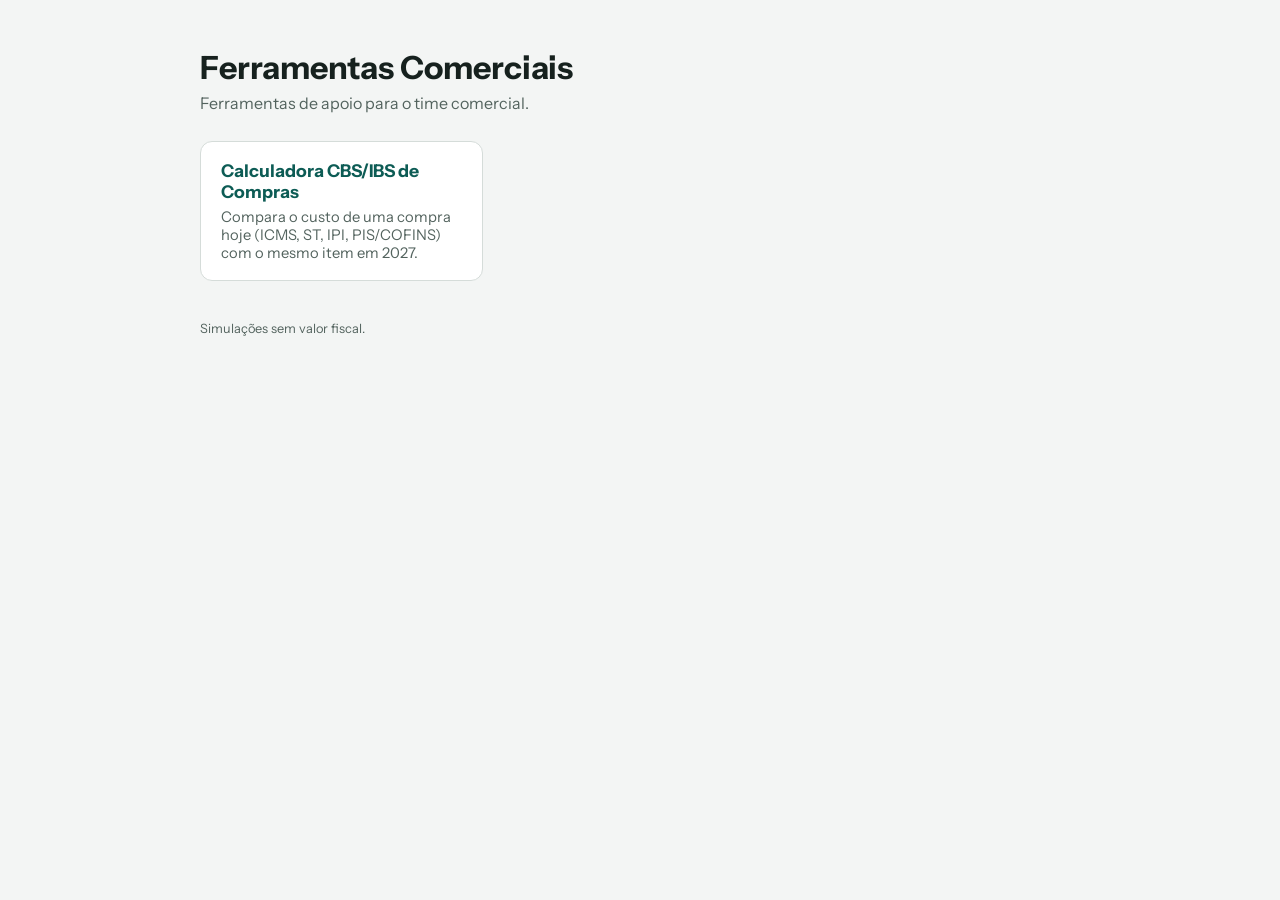
<file: publico/index.html>
<!doctype html>
<html lang="pt-BR">
<head>
<meta charset="utf-8">
<meta name="viewport" content="width=device-width, initial-scale=1">
<title>Ferramentas Comerciais</title>
<link rel="stylesheet" href="https://fonts.googleapis.com/css2?family=Instrument+Sans:wght@400;600;700&display=swap">
<style>
:root{--bg:#f3f5f4;--surface:#fff;--line:#d5dcd9;--ink:#16211e;--muted:#53635e;--accent:#0d5c55}
@media (prefers-color-scheme:dark){:root{--bg:#101615;--surface:#18201e;--line:#2c3835;--ink:#e4ebe8;--muted:#9db0aa;--accent:#5fc2b5;color-scheme:dark}}
body{margin:0;background:var(--bg);color:var(--ink);font-family:"Instrument Sans",system-ui,sans-serif}
.wrap{max-width:880px;margin:0 auto;padding:48px 20px}
h1{font-size:2rem;margin:0 0 6px}
p.lede{color:var(--muted);margin:0 0 28px}
.grid{display:grid;grid-template-columns:repeat(auto-fill,minmax(260px,1fr));gap:16px}
a.card{display:block;background:var(--surface);border:1px solid var(--line);border-radius:12px;padding:18px 20px;color:inherit;text-decoration:none}
a.card:hover,a.card:focus-visible{border-color:var(--accent);outline:none}
a.card h2{font-size:1.1rem;margin:0 0 6px;color:var(--accent)}
a.card p{margin:0;color:var(--muted);font-size:.92rem}
footer{margin-top:40px;color:var(--muted);font-size:.8rem}
</style>
</head>
<body>
<div class="wrap">
<h1>Ferramentas Comerciais</h1>
<p class="lede">Ferramentas de apoio para o time comercial.</p>
<div class="grid">
<a class="card" href="calculadora-cbs-ibs/"><h2>Calculadora CBS/IBS de Compras</h2><p>Compara o custo de uma compra hoje (ICMS, ST, IPI, PIS/COFINS) com o mesmo item em 2027.</p></a>
</div>
<footer>Simulações sem valor fiscal.</footer>
</div>
</body>
</html>
</file>
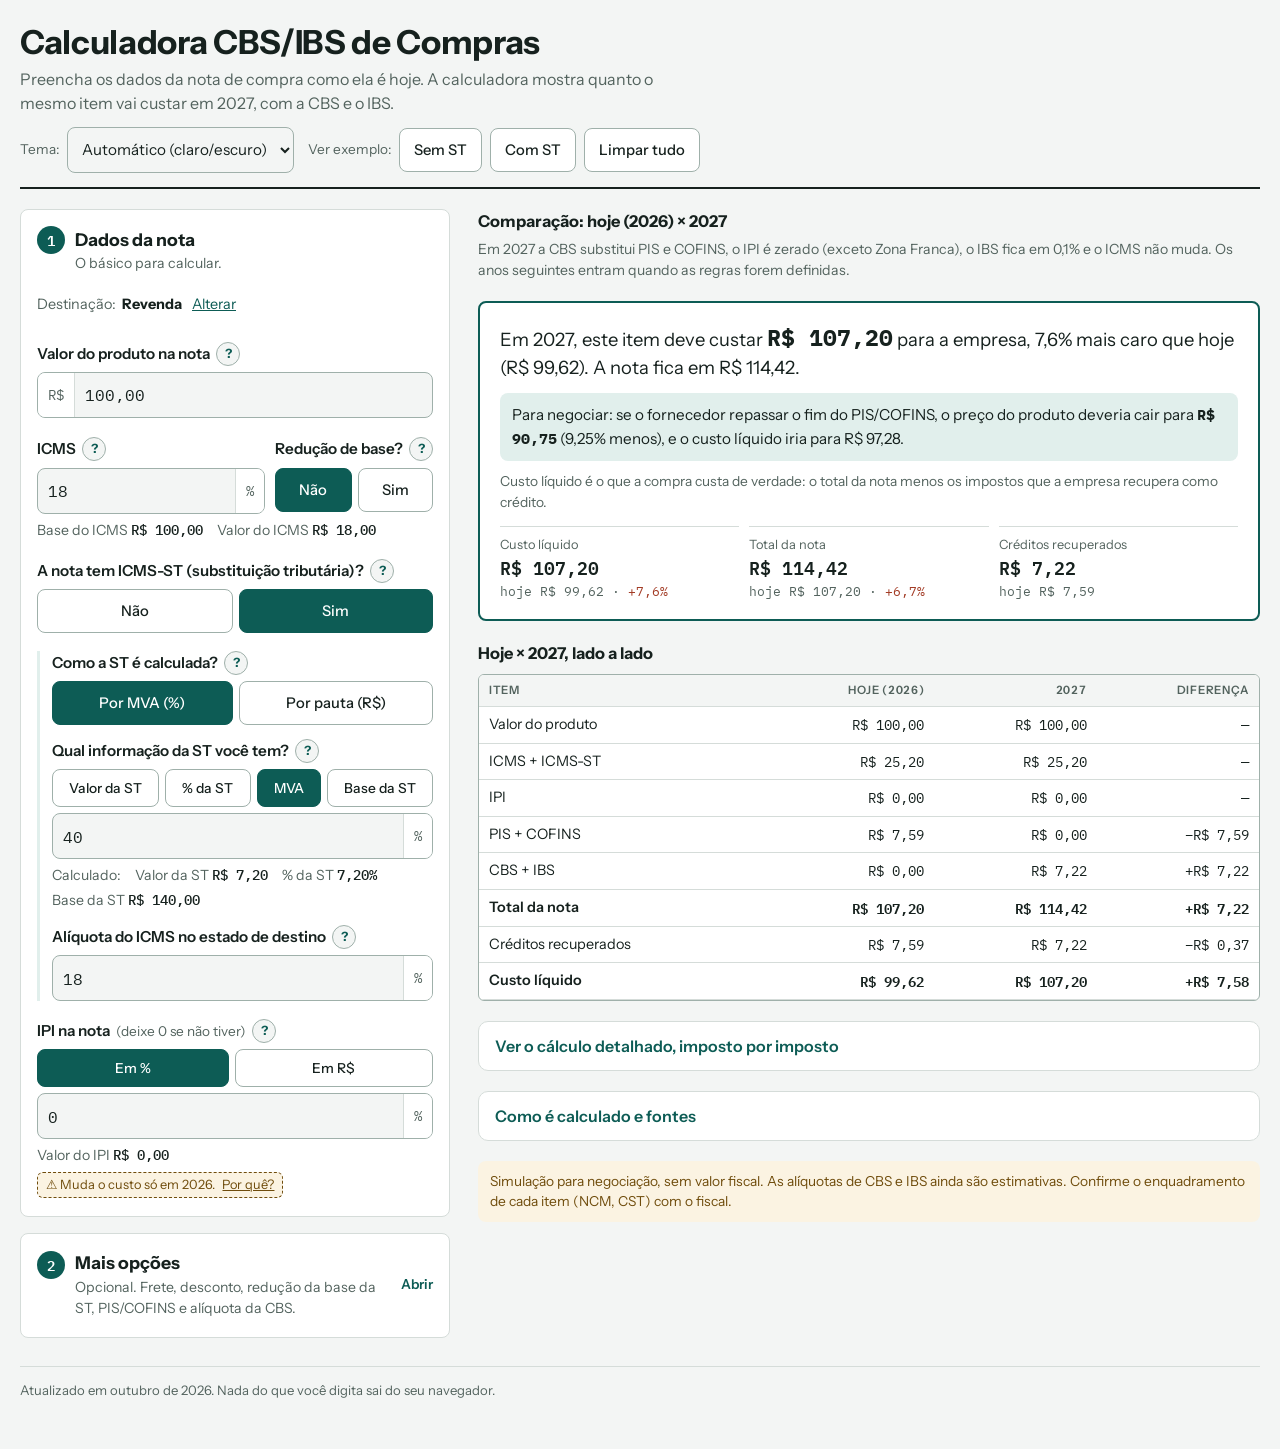
<file: publico/calculadora-cbs-ibs/index.html>
<!doctype html>
<html lang="pt-BR">
<head>
<meta charset="utf-8">
<meta name="viewport" content="width=device-width, initial-scale=1, viewport-fit=cover">
<style>:root{color-scheme:light}body{margin:0}img{max-width:100%}[hidden]{display:none!important}</style>
</head>
<body>
<title>Calculadora CBS/IBS de Compras</title>
<link rel="preconnect" href="https://fonts.googleapis.com">
<link rel="stylesheet" href="https://fonts.googleapis.com/css2?family=Instrument+Sans:wght@400;500;600;700&family=IBM+Plex+Mono:wght@400;500;600&family=Courier+Prime:wght@400;700&family=Source+Sans+3:wght@400;600;700&family=Source+Code+Pro:wght@400;600&family=Atkinson+Hyperlegible:wght@400;700&family=Atkinson+Hyperlegible+Mono:wght@400;600&family=Figtree:wght@400;600;700&family=JetBrains+Mono:wght@400;600&family=Bricolage+Grotesque:wght@400;600;700&family=DM+Mono:wght@400;500&family=Manrope:wght@400;600;700&family=Sora:wght@400;600;700&family=Work+Sans:wght@400;600;700&display=swap">
<style>
/* Layout: passo 1 (essencial) e passo 2 (recolhido) à esquerda; resposta em frase + números à direita; barra fixa de custo no celular */
:root{
  --bg:#f3f5f4; --surface:#ffffff; --line:#d5dcd9; --line-strong:#9fb0aa;
  --ink:#16211e; --muted:#53635e; --accent:#0d5c55; --accent-soft:#e1efec; --on-accent:#ffffff;
  --up:#a23b25; --down:#1d6b3a; --warn-bg:#fbf3e2; --warn-ink:#6f4c0c;
  --r:8px; --f-ui:"Instrument Sans",system-ui,-apple-system,"Segoe UI",sans-serif;
  --f-num:"IBM Plex Mono",ui-monospace,"SFMono-Regular",Menlo,monospace;
}
@media (prefers-color-scheme: dark){:root:not([data-theme="light"]){
  --bg:#101615; --surface:#18201e; --line:#2c3835; --line-strong:#4b5d58;
  --ink:#e4ebe8; --muted:#9db0aa; --accent:#5fc2b5; --accent-soft:#1d3532; --on-accent:#0b1413;
  --up:#ef8a72; --down:#79cf95; --warn-bg:#2d2616; --warn-ink:#e6c27a; color-scheme:dark}}
:root[data-theme="dark"]{
  --bg:#101615; --surface:#18201e; --line:#2c3835; --line-strong:#4b5d58;
  --ink:#e4ebe8; --muted:#9db0aa; --accent:#5fc2b5; --accent-soft:#1d3532; --on-accent:#0b1413;
  --up:#ef8a72; --down:#79cf95; --warn-bg:#2d2616; --warn-ink:#e6c27a; color-scheme:dark}
/* Temas escolhidos pelo usuário (seletor "Tema") */
html:root[data-tema="claro"]{--bg:#f3f5f4;--surface:#ffffff;--line:#d5dcd9;--line-strong:#9fb0aa;--ink:#16211e;--muted:#53635e;--accent:#0d5c55;--accent-soft:#e1efec;--on-accent:#ffffff;--up:#a23b25;--down:#1d6b3a;--warn-bg:#fbf3e2;--warn-ink:#6f4c0c;--r:8px;--f-ui:'Instrument Sans',system-ui,sans-serif;--f-num:'IBM Plex Mono',ui-monospace,monospace;color-scheme:light}
html:root[data-tema="escuro"]{--bg:#101615;--surface:#18201e;--line:#2c3835;--line-strong:#4b5d58;--ink:#e4ebe8;--muted:#9db0aa;--accent:#5fc2b5;--accent-soft:#1d3532;--on-accent:#0b1413;--up:#ef8a72;--down:#79cf95;--warn-bg:#2d2616;--warn-ink:#e6c27a;--r:8px;--f-ui:'Instrument Sans',system-ui,sans-serif;--f-num:'IBM Plex Mono',ui-monospace,monospace;color-scheme:dark}
html:root[data-tema="retro"]{--bg:#e6eedf;--surface:#f7f9f1;--line:#b9c9ad;--line-strong:#8fa883;--ink:#2b2b26;--muted:#5a6152;--accent:#2f6b3a;--accent-soft:#d6e5cc;--on-accent:#f7f9f1;--up:#9b2f1f;--down:#2f6b3a;--warn-bg:#f1e7c9;--warn-ink:#6a4d0b;--r:2px;--f-ui:'Courier Prime',system-ui,sans-serif;--f-num:'Courier Prime',ui-monospace,monospace;color-scheme:light}
html:root[data-tema="planilha"]{--bg:#f3f3f3;--surface:#ffffff;--line:#d4d4d4;--line-strong:#a6a6a6;--ink:#1f1f1f;--muted:#5c5c5c;--accent:#1e6b42;--accent-soft:#e3f1e8;--on-accent:#ffffff;--up:#b3261e;--down:#1e6b42;--warn-bg:#fff4ce;--warn-ink:#6b4e00;--r:2px;--f-ui:'Source Sans 3',system-ui,sans-serif;--f-num:'Source Code Pro',ui-monospace,monospace;color-scheme:light}
html:root[data-tema="contraste"]{--bg:#000000;--surface:#0d0d0d;--line:#8a8a8a;--line-strong:#ffffff;--ink:#ffffff;--muted:#e0e0e0;--accent:#ffd600;--accent-soft:#2a2400;--on-accent:#000000;--up:#ff9e94;--down:#7dff8f;--warn-bg:#ffd600;--warn-ink:#000000;--r:6px;--f-ui:'Atkinson Hyperlegible',system-ui,sans-serif;--f-num:'Atkinson Hyperlegible Mono',ui-monospace,monospace;color-scheme:dark}
html:root[data-tema="litoral"]{--bg:#eef4f7;--surface:#ffffff;--line:#cfdde5;--line-strong:#8eaabb;--ink:#0f2633;--muted:#4a6170;--accent:#0b5f86;--accent-soft:#dcebf3;--on-accent:#ffffff;--up:#b23a2b;--down:#1b6e4b;--warn-bg:#fdf0d8;--warn-ink:#6e4a08;--r:12px;--f-ui:'Figtree',system-ui,sans-serif;--f-num:'JetBrains Mono',ui-monospace,monospace;color-scheme:light}
html:root[data-tema="cafe"]{--bg:#1d1612;--surface:#271e18;--line:#3e3128;--line-strong:#6b5646;--ink:#f1e6dc;--muted:#bba696;--accent:#e0a35a;--accent-soft:#3a2a1b;--on-accent:#1d1612;--up:#f39a86;--down:#a4d892;--warn-bg:#3a2c14;--warn-ink:#f0cf86;--r:10px;--f-ui:'Bricolage Grotesque',system-ui,sans-serif;--f-num:'DM Mono',ui-monospace,monospace;color-scheme:dark}
html:root[data-tema="lavanda"]{--bg:#f5f3fa;--surface:#ffffff;--line:#ddd7ea;--line-strong:#a59cbd;--ink:#221d33;--muted:#5c5670;--accent:#5b3fa8;--accent-soft:#ece6f8;--on-accent:#ffffff;--up:#a8323a;--down:#2a6b4c;--warn-bg:#fbf0dc;--warn-ink:#6c4a0c;--r:14px;--f-ui:'Manrope',system-ui,sans-serif;--f-num:'IBM Plex Mono',ui-monospace,monospace;color-scheme:light}
html:root[data-tema="meianoite"]{--bg:#0b1020;--surface:#121a30;--line:#26314f;--line-strong:#475478;--ink:#e6ebf7;--muted:#a3aecb;--accent:#5cc8f0;--accent-soft:#13314a;--on-accent:#07101c;--up:#ff9b9b;--down:#7fe0a6;--warn-bg:#2c2614;--warn-ink:#f1d17e;--r:10px;--f-ui:'Sora',system-ui,sans-serif;--f-num:'IBM Plex Mono',ui-monospace,monospace;color-scheme:dark}
html:root[data-tema="cerrado"]{--bg:#f2eee8;--surface:#ffffff;--line:#ddd3c4;--line-strong:#ad9c86;--ink:#2a2118;--muted:#66584a;--accent:#9a4a12;--accent-soft:#f4e3d4;--on-accent:#ffffff;--up:#a8291c;--down:#3d6b2a;--warn-bg:#f7ebcf;--warn-ink:#6a4a0a;--r:6px;--f-ui:'Work Sans',system-ui,sans-serif;--f-num:'JetBrains Mono',ui-monospace,monospace;color-scheme:light}
html:root[data-tema="retro"] body{background-image:repeating-linear-gradient(var(--bg) 0 28px,#dbe7d0 28px 56px)}


*{box-sizing:border-box}
[hidden]{display:none!important}
body{background:var(--bg);color:var(--ink);font-family:var(--f-ui);font-size:16px;line-height:1.5}
.wrap{max-width:1280px;margin:0 auto;padding-inline:20px;padding-block:24px 48px}
@media (max-width:900px){.wrap{padding-inline:16px;padding-bottom:110px}}
button{font:inherit;cursor:pointer;color:inherit}
:focus-visible{outline:3px solid var(--accent);outline-offset:2px}

header.top{display:flex;flex-wrap:wrap;align-items:flex-end;justify-content:space-between;gap:12px 24px;border-bottom:2px solid var(--ink);padding-bottom:14px;margin-bottom:20px}
h1{font-size:clamp(1.55rem,2.6vw,2.1rem);line-height:1.1;margin:0;letter-spacing:-.01em;text-wrap:balance}
.lede{margin:6px 0 0;color:var(--muted);max-width:60ch}
.presets{display:flex;gap:8px;flex-wrap:wrap;align-items:center}
.presets .lbl{font-size:.85rem;color:var(--muted)}
.btn{border:1px solid var(--line-strong);background:var(--surface);border-radius:var(--r);padding:9px 14px;font-size:.92rem;font-weight:500;min-height:44px}
.btn:hover{border-color:var(--accent);color:var(--accent)}

.grid{display:grid;grid-template-columns:minmax(0,430px) minmax(0,1fr);gap:28px;align-items:start}
@media (max-width:900px){.grid{grid-template-columns:minmax(0,1fr)}}
.inputs{display:flex;flex-direction:column;gap:16px;min-width:0}

.step{background:var(--surface);border:1px solid var(--line);border-radius:var(--r);padding:16px 16px 18px;display:flex;flex-direction:column;gap:18px;min-width:0}
.step-h{display:flex;align-items:baseline;gap:10px}
.step-n{font-family:var(--f-num);font-weight:600;color:var(--on-accent);background:var(--accent);border-radius:50%;width:28px;height:28px;display:inline-grid;place-items:center;font-size:.9rem;flex:none}
.step-h h2{font-size:1.1rem;margin:0}
.step-h p{margin:0;color:var(--muted);font-size:.88rem}

details.step>summary{list-style:none;cursor:pointer;display:flex;align-items:flex-start;gap:10px;min-height:44px}
details.step>summary .step-n{margin-top:1px}
details.step>summary .chev{align-self:center}
details.step>summary::-webkit-details-marker{display:none}
details.step>summary .chev{margin-left:auto;font-size:.85rem;color:var(--accent);font-weight:600;white-space:nowrap}
details.step[open]>summary .chev .a{display:none}
details.step:not([open])>summary .chev .f{display:none}
details.step:not([open]){gap:0}

.f{display:flex;flex-direction:column;gap:6px;min-width:0}
.q{font-size:.95rem;font-weight:600;display:flex;align-items:center;gap:6px;flex-wrap:wrap}
.q .opt{font-weight:400;color:var(--muted);font-size:.85rem}
.info{border:1px solid var(--line-strong);background:var(--bg);border-radius:50%;width:24px;height:24px;font-size:.78rem;font-weight:700;line-height:1;display:inline-grid;place-items:center;color:var(--accent);position:relative}
.info::after{content:"";position:absolute;inset:-10px}
.help{font-size:.86rem;color:var(--ink);background:var(--accent-soft);border-radius:var(--r);padding:8px 10px;margin:0}
.row2{display:grid;grid-template-columns:repeat(2,minmax(0,1fr));gap:12px}
.row3{display:grid;grid-template-columns:repeat(3,minmax(0,1fr));gap:10px}
@media (max-width:420px){.row3{grid-template-columns:repeat(2,minmax(0,1fr))}}

.inp{display:flex;align-items:stretch;border:1.5px solid var(--line-strong);border-radius:var(--r);background:var(--bg);overflow:hidden;min-height:46px}
.inp:focus-within{border-color:var(--accent);box-shadow:0 0 0 3px var(--accent-soft)}
.inp .af{display:grid;place-items:center;padding:0 10px;color:var(--muted);font-family:var(--f-num);font-size:.9rem;background:var(--surface);flex:none}
.inp .af.pre{border-right:1px solid var(--line)} .inp .af.suf{border-left:1px solid var(--line)}
.inp input{flex:1;min-width:0;border:0;background:transparent;color:var(--ink);font-family:var(--f-num);font-size:1.02rem;padding:0 10px;font-variant-numeric:tabular-nums}
.inp input:focus{outline:none}
.inp input::placeholder{color:var(--muted);opacity:.6}
select{width:100%;min-height:46px;font:inherit;font-size:.95rem;padding:0 10px;border:1.5px solid var(--line-strong);border-radius:var(--r);background:var(--bg);color:var(--ink)}

.seg{display:flex;flex-wrap:wrap;gap:6px}
.seg button{border:1.5px solid var(--line-strong);background:var(--surface);border-radius:var(--r);padding:8px 12px;min-height:44px;font-size:.92rem;font-weight:500;flex:1 1 auto;text-align:center}
.seg button[aria-pressed="true"]{background:var(--accent);border-color:var(--accent);color:var(--on-accent)}
.seg.small button{min-height:38px;padding:6px 10px;font-size:.86rem}

.destline{font-size:.9rem;color:var(--muted);display:flex;align-items:center;gap:6px;flex-wrap:wrap;margin-top:-6px}
.destline b{color:var(--ink)}
.linkbtn{border:0;background:none;color:var(--accent);text-decoration:underline;font-size:.9rem;padding:8px 4px;min-height:36px}
.icmsrow{display:grid;grid-template-columns:minmax(0,1fr) auto;gap:10px;align-items:start}
.icmsrow #icmsRedBox{grid-column:1/-1}
.icmsrow .seg button{min-width:58px}
.icmsrow select{min-height:46px;font-size:.88rem}
.icmsrow .q{white-space:nowrap;flex-wrap:nowrap;min-height:26px}
@media (max-width:440px){.icmsrow{grid-template-columns:minmax(0,1fr) auto}.icmsrow #icmsRedBox{grid-column:1/-1}}
.calc .efetivo{color:var(--ink);background:var(--accent-soft);border-radius:4px;padding:0 6px}
.calc .efetivo b{color:var(--accent)}

.row2 .q,.row3 .q{white-space:nowrap}
button.aviso{display:inline-block;width:auto}
.aviso .more{margin-left:4px}
.calc .kv{white-space:nowrap}
#tl{min-width:0}
@media (max-width:560px){#tl th,#tl td{padding:7px 6px;font-size:.82rem}#tl th{font-size:.66rem}}
.calc{font-size:.88rem;color:var(--muted);display:flex;flex-wrap:wrap;gap:4px 14px;margin:0}
.calc b{color:var(--ink);font-family:var(--f-num);font-weight:500}
.sub{display:flex;flex-direction:column;gap:14px;border-left:3px solid var(--accent-soft);padding-left:12px}

.check{display:flex;gap:10px;align-items:flex-start;font-size:.92rem;min-height:44px;padding-top:4px;cursor:pointer}
.check input{width:20px;height:20px;margin:1px 0 0;accent-color:var(--accent);flex:none}

.aviso{align-self:flex-start;display:inline-flex;gap:6px;align-items:baseline;text-align:left;font-size:.8rem;line-height:1.4;color:var(--warn-ink);background:var(--warn-bg);border:1px dashed currentColor;border-radius:6px;padding:3px 8px}
.aviso .why{display:none}
.aviso[aria-expanded="true"] .why{display:inline}
.aviso .more{text-decoration:underline;white-space:nowrap}
.aviso[aria-expanded="true"] .more{display:none}

.results{display:flex;flex-direction:column;gap:20px;min-width:0}
@media (min-width:901px){.results{position:sticky;top:calc(env(safe-area-inset-top,0px) + 12px)}}
.years{display:flex;flex-wrap:wrap;gap:6px}
.years button{border:1.5px solid var(--line-strong);background:var(--surface);padding:6px 12px;border-radius:999px;font-family:var(--f-num);font-size:.92rem;min-height:40px}
.years button[aria-pressed="true"]{background:var(--ink);color:var(--bg);border-color:var(--ink)}
.phase{font-size:.88rem;color:var(--muted);margin:6px 0 0}

.answer{background:var(--surface);border:2px solid var(--accent);border-radius:var(--r);padding:18px 20px}
.answer .lead{font-size:1.15rem;line-height:1.45;margin:0;text-wrap:pretty}
.answer .lead b{font-family:var(--f-num);font-size:1.25em;white-space:nowrap}
.answer .negocia{margin:12px 0 0;font-size:.95rem;background:var(--accent-soft);border-radius:var(--r);padding:10px 12px}
.answer .negocia b{font-family:var(--f-num)}
.answer .exp{font-size:.86rem;color:var(--muted);margin:10px 0 0}
.kpis{display:grid;grid-template-columns:repeat(3,minmax(0,1fr));gap:10px;margin-top:14px}
@media (max-width:560px){.kpis{grid-template-columns:minmax(0,1fr)}}
.kpi{border-top:1px solid var(--line);padding-top:8px}
.kpi .l{font-size:.8rem;color:var(--muted)}
.kpi .v{font-family:var(--f-num);font-size:1.15rem;font-weight:600;font-variant-numeric:tabular-nums}
.kpi .s{font-size:.8rem;color:var(--muted);font-family:var(--f-num)}
.up{color:var(--up)} .down{color:var(--down)}

h3.sec{font-size:1.02rem;margin:0 0 8px}
.danfe{background:var(--surface);border:1px solid var(--line-strong);border-radius:6px;overflow-x:auto}
.danfe table{border-collapse:collapse;width:100%;min-width:520px}
.danfe th,.danfe td{border-bottom:1px solid var(--line);padding:7px 10px;text-align:right;font-variant-numeric:tabular-nums;white-space:nowrap}
.danfe th:first-child,.danfe td:first-child{text-align:left;white-space:normal}
.danfe thead th{font-size:.72rem;letter-spacing:.06em;text-transform:uppercase;color:var(--muted);font-weight:600;background:var(--bg)}
.danfe td{font-family:var(--f-num);font-size:.9rem}
.danfe td:first-child{font-family:var(--f-ui);font-size:.9rem}
.danfe tr.grp td{background:var(--bg);font-family:var(--f-ui);font-size:.72rem;letter-spacing:.07em;text-transform:uppercase;color:var(--accent);font-weight:700}
.danfe tr.tot td{font-weight:600;border-top:1.5px solid var(--ink)}
.danfe tr.zero td{color:var(--muted);opacity:.65}
.danfe td small{color:var(--muted);font-size:.76rem}
.danfe tr.sel td{background:var(--accent-soft)}
.cred{font-family:var(--f-ui);font-size:.7rem;color:var(--warn-ink);background:var(--warn-bg);border-radius:4px;padding:1px 5px;margin-left:4px}

details.more-box{background:var(--surface);border:1px solid var(--line);border-radius:10px;padding:0 16px}
details.more-box>summary{cursor:pointer;min-height:48px;display:flex;align-items:center;font-weight:600;color:var(--accent)}
details.more-box[open]{padding-bottom:16px}
.method{display:grid;grid-template-columns:repeat(2,minmax(0,1fr));gap:12px}
@media (max-width:760px){.method{grid-template-columns:minmax(0,1fr)}}
.card{border:1px solid var(--line);border-radius:var(--r);padding:12px 14px;min-width:0}
.card h4{font-size:.95rem;margin:0 0 6px}
.card p,.card li{font-size:.86rem;margin:0 0 6px}
.card ul{padding-left:18px;margin:0}
code.fx{display:block;font-family:var(--f-num);font-size:.78rem;background:var(--bg);border:1px solid var(--line);border-radius:4px;padding:6px 8px;margin:4px 0 6px;white-space:pre-wrap;overflow-wrap:anywhere}
.note{background:var(--warn-bg);color:var(--warn-ink);border-radius:var(--r);padding:10px 12px;font-size:.86rem;margin:0}
.sources{font-size:.85rem}.sources a{color:var(--accent)}

.bar{display:none}
@media (max-width:900px){
  .bar{display:flex;position:fixed;left:0;right:0;bottom:0;z-index:5;background:var(--ink);color:var(--bg);
    padding:10px 16px calc(10px + env(safe-area-inset-bottom,0px));gap:12px;align-items:center;justify-content:space-between;border:0;width:100%;text-align:left}
  .bar .t{font-size:.78rem;opacity:.8}
  .bar .v{font-family:var(--f-num);font-size:1.2rem;font-weight:600}
  .bar .go{font-size:.85rem;text-decoration:underline;white-space:nowrap}
}
footer{margin-top:28px;border-top:1px solid var(--line);padding-top:14px;display:flex;flex-wrap:wrap;gap:12px 24px;align-items:center;justify-content:space-between;font-size:.82rem;color:var(--muted)}
.prefs{display:flex;flex-wrap:wrap;gap:12px;align-items:center}
.sw{display:inline-flex;gap:4px;align-items:center}
.sw button{width:36px;height:36px;border-radius:50%;border:0;background:transparent;display:grid;place-items:center;padding:0}
.sw button span{width:22px;height:22px;border-radius:50%;display:block;box-shadow:0 0 0 1px var(--line-strong)}
.sw button[aria-pressed="true"] span{box-shadow:0 0 0 2px var(--surface),0 0 0 4px var(--ink)}
@media (prefers-reduced-motion:reduce){*{transition:none!important}}
</style>

<div class="wrap">
<header class="top">
  <div>
    <h1>Calculadora CBS/IBS de Compras</h1>
    <p class="lede">Preencha os dados da nota de compra como ela é hoje. A calculadora mostra quanto o mesmo item vai custar em 2027, com a CBS e o IBS.</p>
  </div>
  <div class="presets">
    <label class="lbl" for="temaSel">Tema:</label>
    <select id="temaSel" style="width:auto;min-width:170px">
      <option value="auto">Automático (claro/escuro)</option><option value="claro">Claro</option><option value="escuro">Escuro</option><option value="retro">Retrô</option><option value="planilha">Planilha</option><option value="contraste">Alto contraste</option><option value="litoral">Litoral</option><option value="cafe">Café</option><option value="lavanda">Lavanda</option><option value="meianoite">Meia-noite</option><option value="cerrado">Cerrado</option>
    </select>
    <span class="lbl" style="margin-left:6px">Ver exemplo:</span>
    <button class="btn" type="button" data-preset="normal">Sem ST</button>
    <button class="btn" type="button" data-preset="st">Com ST</button>
    <button class="btn" type="button" data-preset="limpar">Limpar tudo</button>
  </div>
</header>

<div class="grid">
<form class="inputs" id="form" autocomplete="off" onsubmit="return false">

  <section class="step" aria-labelledby="p1">
    <div class="step-h"><span class="step-n">1</span><div><h2 id="p1">Dados da nota</h2><p>O básico para calcular.</p></div></div>

    <div class="f" id="f-dest">
      <div class="destline">Destinação: <b id="destNome">Revenda</b> <button type="button" class="linkbtn" id="destAlt" aria-expanded="false" aria-controls="destBox">Alterar</button></div>
      <div id="destBox" class="sub" hidden>
        <div class="seg small" id="dest" role="group" aria-label="Destinação do produto">
          <button type="button" data-v="revenda">Revenda</button>
          <button type="button" data-v="uso">Uso interno / consumo</button>
        </div>
        <p class="calc" style="margin:0">Na revenda a empresa recupera o ICMS e o PIS/COFINS. No uso interno, não.</p>
      </div>
    </div>

    <div class="f" id="f-P">
      <label class="q" for="P">Valor do produto na nota <button type="button" class="info" data-help="h-P" aria-expanded="false" aria-label="Ajuda">?</button></label>
      <p class="help" id="h-P" hidden>O valor do produto (unitário ou do item inteiro), como aparece na nota, sem somar IPI nem ST.</p>
      <div class="inp"><span class="af pre">R$</span><input type="text" id="P" inputmode="decimal" placeholder="0,00"></div>
    </div>

    <div class="f" id="f-icms">
      <div class="icmsrow">
        <div class="f" id="f-icmsAliq">
          <label class="q" for="icmsAliq">ICMS <button type="button" class="info" data-help="h-icms" aria-expanded="false" aria-label="Ajuda sobre alíquota">?</button></label>
          <div class="inp"><input type="text" id="icmsAliq" inputmode="decimal" placeholder="18"><span class="af suf">%</span></div>
        </div>
        <div class="f" id="f-icmsRedQ">
          <div class="q">Redução de base? <button type="button" class="info" data-help="h-red" aria-expanded="false" aria-label="Ajuda sobre redução">?</button></div>
          <div class="seg" id="icmsTemRed" role="group" style="flex-wrap:nowrap">
            <button type="button" data-v="0">Não</button>
            <button type="button" data-v="1">Sim</button>
          </div>
        </div>
        <div id="icmsRedBox">
          <div class="f" id="f-icmsIn">
            <label class="q" for="redSel">ICMS efetivo após a redução</label>
            <select id="redSel">
              <option value="">Escolha…</option>
              <option value="12">12%</option>
              <option value="8.8">8,8%</option>
              <option value="7">7%</option>
              <option value="5.6">5,6%</option>
              <option value="outro">Outro percentual de redução…</option>
            </select>
            <div id="redOutro" hidden>
            <div class="seg small" id="icmsMode" role="group" hidden><button type="button" data-v="red">%</button></div>
            <div class="inp"><span class="af pre" id="icmsPre" hidden>R$</span><input type="text" id="icmsIn" inputmode="decimal" placeholder="0" aria-label="Percentual de redução da base"><span class="af suf" id="icmsSuf">%</span></div>
            </div>
          </div>
        </div>
      </div>
      <p class="help" id="h-icms" hidden>O percentual de ICMS destacado na nota. Dentro de SP costuma ser 18%; de outros estados, 7%, 12% ou 4% (importados).</p>
      <p class="help" id="h-red" hidden>Alguns produtos têm o ICMS calculado sobre só uma parte do valor. Escolha na lista o ICMS efetivo que fica depois da redução (cargas usadas no Anexo II do RICMS/SP); a calculadora acha o percentual de redução a partir da alíquota informada. Se não estiver na lista, use "Outro percentual".</p>
      <p class="calc" id="c-icms"></p>
      <label class="check" id="f-redFim" hidden><input type="checkbox" id="redFim" checked> <span>Considerar que a redução acaba em 2027. <span class="opt">Os benefícios do Anexo II do RICMS/SP valem até 31/12/2026; se não forem prorrogados, o ICMS volta à alíquota cheia.</span></span></label>
    </div>

    <div class="f" id="f-st">
      <div class="q">A nota tem ICMS-ST (substituição tributária)? <button type="button" class="info" data-help="h-st" aria-expanded="false" aria-label="Ajuda">?</button></div>
      <p class="help" id="h-st" hidden>Na ST, o fornecedor já cobra na nota o ICMS da venda seguinte. Aparece no quadro de impostos como "Base de cálculo ICMS ST" e "Valor do ICMS ST".</p>
      <div class="seg" id="st" role="group">
        <button type="button" data-v="0">Não</button>
        <button type="button" data-v="1">Sim</button>
      </div>
    </div>

    <div class="sub" id="stbox">
      <div class="f" id="f-stTipo">
        <div class="q">Como a ST é calculada? <button type="button" class="info" data-help="h-sttipo" aria-expanded="false" aria-label="Ajuda">?</button></div>
        <p class="help" id="h-sttipo" hidden>Por MVA, a base da ST é o preço mais uma margem em %. Por pauta, o estado fixa a base em reais por unidade (pauta fiscal ou PMPF), e o preço do produto não muda a base. É um ou outro: veja na nota ou na tabela do estado.</p>
        <div class="seg" id="stTipo" role="group">
          <button type="button" data-v="mva">Por MVA (%)</button>
          <button type="button" data-v="pauta">Por pauta (R$)</button>
        </div>
      </div>
      <div class="f" id="f-pautaIn">
        <label class="q" for="pautaIn">Valor da pauta por unidade <button type="button" class="info" data-help="h-pauta" aria-expanded="false" aria-label="Ajuda">?</button></label>
        <p class="help" id="h-pauta" hidden>O valor fixado pelo estado para a base da ST, por unidade. Use a mesma unidade do valor do produto (se o produto está por caixa, a pauta também por caixa).</p>
        <div class="inp"><span class="af pre">R$</span><input type="text" id="pautaIn" inputmode="decimal" placeholder="0,00"></div>
        <p class="calc" id="c-pauta"></p>
      </div>
      <div class="f" id="f-stIn">
        <div class="q">Qual informação da ST você tem? <button type="button" class="info" data-help="h-stmode" aria-expanded="false" aria-label="Ajuda">?</button></div>
        <p class="help" id="h-stmode" hidden>Escolha o que estiver mais fácil: o valor da ST na nota, o percentual da ST sobre o produto, o MVA (margem do estado) ou a base da ST. A calculadora descobre o resto.</p>
        <div class="seg small" id="stMode" role="group">
          <button type="button" data-v="valor">Valor da ST</button>
          <button type="button" data-v="pct">% da ST</button>
          <button type="button" data-v="mva">MVA</button>
          <button type="button" data-v="base">Base da ST</button>
        </div>
        <div class="inp"><span class="af pre" id="stPre">R$</span><input type="text" id="stIn" inputmode="decimal" placeholder="0,00" aria-label="Valor da ST"><span class="af suf" id="stSuf" hidden>%</span></div>
        <p class="calc" id="c-st"></p>
      </div>
      <div class="f" id="f-stAliq">
        <label class="q" for="stAliq">Alíquota do ICMS no estado de destino <button type="button" class="info" data-help="h-stal" aria-expanded="false" aria-label="Ajuda">?</button></label>
        <p class="help" id="h-stal" hidden>A alíquota interna do estado onde o produto será vendido. Em SP, normalmente 18%.</p>
        <div class="inp"><input type="text" id="stAliq" inputmode="decimal" placeholder="18"><span class="af suf">%</span></div>
      </div>
    </div>

    <div class="f" id="f-ipiIn">
      <div class="q">IPI na nota <span class="opt">(deixe 0 se não tiver)</span> <button type="button" class="info" data-help="h-ipi" aria-expanded="false" aria-label="Ajuda">?</button></div>
      <p class="help" id="h-ipi" hidden>O IPI aparece quando o fornecedor é indústria ou importador. Informe o percentual ou o valor, como estiver na nota.</p>
      <div class="seg small" id="ipiMode" role="group">
        <button type="button" data-v="aliq">Em %</button>
        <button type="button" data-v="valor">Em R$</button>
      </div>
      <div class="inp"><span class="af pre" id="ipiPre" hidden>R$</span><input type="text" id="ipiIn" inputmode="decimal" placeholder="0" aria-label="IPI"><span class="af suf" id="ipiSuf">%</span></div>
      <p class="calc" id="c-ipi"></p>
    </div>
  </section>

  <details class="step" id="mais">
    <summary><span class="step-n">2</span><div class="step-h" style="display:block"><h2>Mais opções</h2><p>Opcional. Frete, desconto, redução da base da ST, PIS/COFINS e alíquota da CBS.</p></div><span class="chev"><span class="a">Abrir</span><span class="f">Fechar</span></span></summary>

    <div class="row3">
      <div class="f" id="f-F"><label class="q" for="F">Frete</label><div class="inp"><span class="af pre">R$</span><input type="text" id="F" inputmode="decimal" placeholder="0,00"></div></div>
      <div class="f" id="f-D"><label class="q" for="D">Despesas</label><div class="inp"><span class="af pre">R$</span><input type="text" id="D" inputmode="decimal" placeholder="0,00"></div></div>
      <div class="f" id="f-Desc"><label class="q" for="Desc">Desconto</label><div class="inp"><span class="af pre">R$</span><input type="text" id="Desc" inputmode="decimal" placeholder="0,00"></div></div>
    </div>

    <div class="f" id="f-stRed">
      <label class="q" for="stRed">Redução de base da ST <span class="opt">(só com ST)</span></label>
      <div class="inp"><input type="text" id="stRed" inputmode="decimal" placeholder="0"><span class="af suf">%</span></div>
    </div>

    <div class="row2">
      <div class="f" id="f-pis"><label class="q" for="pis">PIS</label><div class="inp"><input type="text" id="pis" inputmode="decimal"><span class="af suf">%</span></div></div>
      <div class="f" id="f-cofins"><label class="q" for="cofins">COFINS</label><div class="inp"><input type="text" id="cofins" inputmode="decimal"><span class="af suf">%</span></div></div>
    </div>
    <p class="calc">Padrão do Lucro Real: 1,65% + 7,6% = 9,25%. Produto monofásico ou com alíquota zero: 0.</p>

    <div class="row2">
      <div class="f" id="f-cbsRef"><label class="q" for="cbsRef">Alíquota da CBS</label><div class="inp"><input type="text" id="cbsRef" inputmode="decimal"><span class="af suf">%</span></div></div>
      <div class="f" id="f-ibsRef" hidden><label class="q" for="ibsRef">Alíquota do IBS</label><div class="inp"><input type="text" id="ibsRef" inputmode="decimal"><span class="af suf">%</span></div></div>
    </div>
    <p class="calc">Estimativa. O Senado ainda vai fixar a alíquota da CBS; ajuste quando sair a resolução. Em 2027 o IBS é fixo em 0,1%.</p>

    <div class="f" id="f-redAliq">
      <label class="q" for="redAliq">O produto tem alíquota reduzida na reforma?</label>
      <select id="redAliq"><option value="0">Não (alíquota padrão)</option><option value="30">Sim, redução de 30%</option><option value="60">Sim, redução de 60% (ex.: alimentos, saúde)</option><option value="100">Alíquota zero (ex.: cesta básica)</option></select>
    </div>

    <div class="f">
      <label class="check" id="f-precoNeutro"><input type="checkbox" id="precoNeutro"> <span>Considerar que o fornecedor tira do preço os impostos que acabam (PIS/COFINS e a parte do ICMS que cai). <span class="opt">Desmarcado: o preço do produto na nota continua o mesmo em 2027.</span></span></label>
      <label class="check" id="f-manterIPI"><input type="checkbox" id="manterIPI"> <span>Manter o IPI depois de 2027 (produto com fábrica na Zona Franca de Manaus)</span></label>
      <label class="check" id="f-cbsNaBaseIcms"><input type="checkbox" id="cbsNaBaseIcms"> <span>Somar CBS/IBS na base do ICMS e da ST (como a SEFAZ-SP entende)</span></label>
    </div>
  </details>
</form>

<section class="results" id="resultado" aria-live="polite">
  <div>
    <div class="years" id="years" role="group" aria-label="Ano de comparação" hidden></div>
    <h3 class="sec" style="margin:0">Comparação: hoje (2026) × 2027</h3>
    <p class="phase" id="phase"></p>
  </div>

  <div class="answer">
    <p class="lead" id="frase"></p>
    <p class="negocia" id="negocia" hidden></p>
    <p class="exp">Custo líquido é o que a compra custa de verdade: o total da nota menos os impostos que a empresa recupera como crédito.</p>
    <div class="kpis">
      <div class="kpi"><div class="l">Custo líquido</div><div class="v" id="kCusto"></div><div class="s" id="kCustoD"></div></div>
      <div class="kpi"><div class="l">Total da nota</div><div class="v" id="kNF"></div><div class="s" id="kNFD"></div></div>
      <div class="kpi"><div class="l">Créditos recuperados</div><div class="v" id="kCr"></div><div class="s" id="kCrD"></div></div>
    </div>
  </div>

  <div>
    <h3 class="sec">Hoje × 2027, lado a lado</h3>
    <div class="danfe"><table id="tl"></table></div>
  </div>

  <details class="more-box">
    <summary>Ver o cálculo detalhado, imposto por imposto</summary>
    <div class="danfe"><table id="cmp"></table></div>
  </details>

  <details class="more-box">
    <summary>Como é calculado e fontes</summary>
    <div class="method">
      <div class="card"><h4>Hoje (até 2026)</h4>
        <code class="fx">Valor da operação = produto + frete + despesas − desconto
IPI = valor da operação × alíq. IPI
Base ICMS = (valor da operação [+ IPI se uso interno]) × (1 − redução)
ICMS = base ICMS × alíquota
PIS/COFINS = (valor da operação − ICMS) × alíquota</code></div>
      <div class="card"><h4>Substituição tributária</h4>
        <code class="fx">Por MVA:   Base ST = (valor da operação + IPI) × (1 + MVA) × (1 − red. ST)
Por pauta: Base ST = pauta por unidade × (1 − red. ST)
ICMS-ST = base ST × alíq. destino − ICMS próprio
% ST = ICMS-ST ÷ valor do produto</code>
        <p>Por MVA, com o valor, o % ou a base da ST, a calculadora encontra o MVA equivalente e o reaplica em 2027. Por pauta, a base fica fixa: se o preço cair em 2027, a ST sobe.</p></div>
      <div class="card"><h4>CBS e IBS (2027 em diante)</h4>
        <code class="fx">Base CBS/IBS = valor da operação − ICMS (sem IPI)
CBS = base × alíq. CBS     IBS = base × alíq. IBS
Total da nota = operação + IPI + ICMS-ST + CBS + IBS</code>
        <p>CBS e IBS são cobrados por fora, somados ao total da nota (LC 214/2025, art. 12).</p></div>
      <div class="card"><h4>Cronograma</h4><ul>
        <li><b>2026:</b> CBS 0,9% e IBS 0,1% só destacados (teste), sem custo.</li>
        <li><b>2027:</b> PIS/COFINS acabam; CBS cheia − 0,1 p.p.; IBS 0,1%; IPI zerado (exceto ZFM); ICMS igual.</li>
        <li><b>2028 em diante:</b> ainda depende de definições. Entra na calculadora quando as regras estiverem fechadas.</li></ul></div>
      <div class="card"><h4>Créditos (empresa no Lucro Real)</h4><ul>
        <li><b>ICMS:</b> sem ST, para revenda ou produção.</li>
        <li><b>IPI:</b> só para produção.</li>
        <li><b>PIS/COFINS:</b> base sem ICMS destacado (Lei 14.592/2023) e sem ICMS-ST (STJ, Tema 1231); inclui IPI não recuperável. Uso interno não gera crédito.</li>
        <li><b>CBS/IBS:</b> crédito integral, inclusive para uso interno.</li></ul></div>
      <div class="card"><h4>Fontes</h4><ul class="sources">
        <li><a href="https://www.planalto.gov.br/ccivil_03/leis/lcp/lcp214.htm" target="_blank" rel="noopener">Lei Complementar 214/2025</a></li>
        <li><a href="https://www.migalhas.com.br/depeso/465114/reforma-tributaria--ibs-e-cbs-em-2027-aliquotas-e-proximos-passos" target="_blank" rel="noopener">Migalhas: IBS e CBS em 2027</a></li>
        <li><a href="https://simplifique.contmatic.com.br/blogs/aliquota-referencia-ibs-cbs-cgibs-estima-27-91" target="_blank" rel="noopener">Contmatic: Resolução CGIBS 14/2026</a></li>
        <li><a href="https://www.legisweb.com.br/legislacao/?id=486926" target="_blank" rel="noopener">SEFAZ-SP, Consulta 32303/2025</a></li>
        <li><a href="https://conjur.com.br/2026-out-01/icms-st-no-ibs-e-na-cbs-o-valor-retido-nao-limita-a-exclusao/" target="_blank" rel="noopener">Conjur: ICMS-ST na base do IBS e da CBS</a></li></ul></div>
    </div>
  </details>

  <p class="note">Simulação para negociação, sem valor fiscal. As alíquotas de CBS e IBS ainda são estimativas. Confirme o enquadramento de cada item (NCM, CST) com o fiscal.</p>
</section>
</div>

<footer>
  <span>Atualizado em outubro de 2026. Nada do que você digita sai do seu navegador.</span>
</footer>
</div>

<button type="button" class="bar" id="bar"><span><span class="t" id="barT"></span><br><span class="v" id="barV"></span> <span id="barD"></span></span><span class="go">Ver resultado ↓</span></button>
<script>
// Núcleo de cálculo — função pura (usada na página e no teste)
// Foco atual: hoje (2026) x 2027. As regras de 2028–2033 seguem abaixo para uso futuro.
const ANOS = [2026, 2027];
const FATOR_ICMS = { 2026: 1, 2027: 1, 2028: 1, 2029: 0.9, 2030: 0.8, 2031: 0.7, 2032: 0.6, 2033: 0 };
const FRACAO_IBS = { 2029: 0.1, 2030: 0.2, 2031: 0.3, 2032: 0.4, 2033: 1 };

function r2(x) { return Math.round((x + Number.EPSILON) * 100) / 100; }

// Resolve os campos dinâmicos (ICMS, IPI, ST) a partir do campo "informado" (driver)
function resolver(i) {
  const vop = i.P + i.F + i.D - i.Desc;
  // IPI
  let ipiAliq = i.ipiAliq;
  if (i.ipiDriver === 'valor') ipiAliq = vop > 0 ? i.ipiValor / vop : 0;
  const ipi = vop * ipiAliq;
  // ICMS próprio
  const baseCheia = vop + (i.dest === 'uso' ? ipi : 0);
  let red = i.icmsRed, a = i.icmsAliq;
  if (i.icmsDriver === 'base') red = baseCheia > 0 ? 1 - i.icmsBase / baseCheia : 0;
  if (i.icmsDriver === 'valor') red = (a > 0 && baseCheia > 0) ? 1 - (i.icmsValor / a) / baseCheia : 0;
  const icmsBase = baseCheia * (1 - red);
  const icms = icmsBase * a;
  // ST
  let mva = i.stMva;
  if (i.st && i.stTipo !== 'pauta') {
    const pre = (vop + ipi) * (1 - i.stRed);
    let valorST = null;
    if (i.stDriver === 'base') mva = pre > 0 ? i.stBase / pre - 1 : 0;
    if (i.stDriver === 'valor') valorST = i.stValor;
    if (i.stDriver === 'pct') valorST = i.stPct * i.P;
    if (valorST !== null) {
      const baseST = i.stAliq > 0 ? (valorST + icms) / i.stAliq : 0;
      mva = pre > 0 ? baseST / pre - 1 : 0;
    }
  }
  return { ipiAliq, icmsRed: red, icmsAliq: a, stMva: mva };
}

function calcular(i, ano) {
  const res = resolver(i);
  const fy = FATOR_ICMS[ano];
  const a0 = res.icmsAliq, red = res.icmsRed;
  const redY = (ano >= 2027 && i.redFim) ? 0 : red; // benefício de redução que vence em 31/12/2026
  const novo = ano >= 2027;

  // preço do produto no ano
  let P = i.P;
  if (novo && i.precoModo === 'neutro') {
    const icmsP0 = i.P * (1 - red) * a0;
    const liq = i.P - icmsP0 - (i.pis + i.cofins) * (i.P - icmsP0);
    const d = 1 - a0 * fy * (1 - redY);
    P = d > 0 ? liq / d : i.P;
  }
  const vop = P + i.F + i.D - i.Desc;
  const ipiAliq = novo ? (i.manterIPI ? res.ipiAliq : 0) : res.ipiAliq;
  const ipi = vop * ipiAliq;

  // alíquotas CBS/IBS do ano
  const fr = 1 - i.redAliq;
  let cbs = 0, ibs = 0;
  if (ano === 2026) { cbs = 0.009; ibs = 0.001; }
  else if (ano <= 2028) { cbs = Math.max(0, i.cbsRef - 0.001) * fr; ibs = 0.001 * fr; }
  else { cbs = i.cbsRef * fr; ibs = i.ibsRef * FRACAO_IBS[ano] * fr; }
  const t = cbs + ibs;

  // ICMS próprio
  const ay = a0 * fy;
  const B0 = (vop + (i.dest === 'uso' ? ipi : 0)) * (1 - redY);
  let icms;
  const cbsNaBase = novo && i.cbsNaBaseIcms;
  if (cbsNaBase) icms = ay * (B0 + (1 - redY) * t * vop) / (1 + ay * (1 - redY) * t);
  else icms = ay * B0;
  const icmsBase = ay > 0 ? icms / ay : 0;

  // CBS/IBS — base: valor da operação sem IPI e sem ICMS (LC 214, art. 12)
  const baseIVA = vop - icms;
  const vCBS = cbs * baseIVA, vIBS = ibs * baseIVA;
  const testeOnly = ano === 2026; // 2026: destaque informativo, compensável

  // ST
  let baseST = 0, st = 0;
  if (i.st && fy > 0) {
    const add = cbsNaBase ? (vCBS + vIBS) : 0;
    if (i.stTipo === 'pauta') baseST = (i.stPauta || 0) * (1 - i.stRed); // pauta fiscal: base fixa em R$ por unidade
    else baseST = (vop + ipi + add) * (1 + res.stMva) * (1 - i.stRed);
    st = Math.max(0, baseST * i.stAliq * fy - icms);
  }

  // PIS/COFINS (só até 2026)
  const basePC = novo ? 0 : vop - icms;
  const pis = novo ? 0 : i.pis * basePC;
  const cofins = novo ? 0 : i.cofins * basePC;

  const totalNF = vop + ipi + st + (testeOnly ? 0 : vCBS + vIBS);

  // créditos do comprador
  const regular = i.regime !== 'simples';
  const crICMS = (regular && !i.st && i.dest !== 'uso') ? icms : 0;
  const crIPI = (regular && i.dest === 'industrializacao') ? ipi : 0;
  let crPIS = 0, crCOFINS = 0, baseCrPC = 0;
  if (!novo && i.regime === 'real' && i.dest !== 'uso') {
    baseCrPC = vop - icms + (crIPI ? 0 : ipi); // ICMS destacado excluído (Lei 14.592/23); ICMS-ST fora (STJ Tema 1231)
    crPIS = i.pis * baseCrPC; crCOFINS = i.cofins * baseCrPC;
  }
  const crCBS = (!testeOnly && regular) ? vCBS : 0;
  const crIBS = (!testeOnly && regular) ? vIBS : 0;
  const creditos = crICMS + crIPI + crPIS + crCOFINS + crCBS + crIBS;

  return {
    ano, P, vop, ipiAliq, ipi, icmsAliqAno: ay, icmsBase, icms, baseST, st,
    basePC, pis, cofins, cbs, ibs, baseIVA, vCBS, vIBS, testeOnly,
    totalNF, crICMS, crIPI, crPIS, crCOFINS, crCBS, crIBS, creditos,
    custo: totalNF - creditos, resolvido: res
  };
}

const $ = id => document.getElementById(id);
const fmtR = v => (v < 0 ? '−' : '') + 'R$ ' + Math.abs(v).toLocaleString('pt-BR', {minimumFractionDigits:2, maximumFractionDigits:2});
const fmtN = (v, d=2) => v.toLocaleString('pt-BR', {minimumFractionDigits:d, maximumFractionDigits:d});
const fmtP = (v, d=2) => fmtN(v*100, d) + '%';
function num(id){ let s = ($(id).value||'').trim().replace(/\s|R\$|%/g,''); if(!s) return 0;
  if (s.includes(',')) s = s.replace(/\./g,'').replace(',', '.'); const n = parseFloat(s); return isFinite(n) ? n : 0; }

// estado dos seletores
const st8 = { icmsTemRed:false, dest:'revenda', st:false, stTipo:'mva', stMode:'valor', ipiMode:'aliq', icmsMode:'red' };
const AFIX = { // [prefixo R$?, rótulo]
  st:{valor:[true,'Valor da ST'],pct:[false,'% da ST sobre o produto'],mva:[false,'MVA'],base:[true,'Base da ST']},
  ipi:{aliq:[false,'IPI %'],valor:[true,'Valor do IPI']},
  icms:{red:[false,'Redução de base'],base:[true,'Base do ICMS'],valor:[true,'Valor do ICMS']}
};
function setSeg(id, v){ document.querySelectorAll('#'+id+' button').forEach(b=>b.setAttribute('aria-pressed', String(b.dataset.v===String(v)))); }
function setAffix(grp, mode){ const [rs,lbl]=AFIX[grp][mode]; $(grp+'Pre').hidden=!rs; $(grp+'Suf').hidden=rs; $(grp+'In').setAttribute('aria-label',lbl); $(grp+'In').placeholder = rs?'0,00':'0'; }

const PRESETS = {
  normal:{dest:'revenda',st:false,stTipo:'mva',pautaIn:'',stMode:'mva',ipiMode:'aliq',icmsMode:'red',icmsTemRed:false,P:'100,00',icmsAliq:'18',stIn:'40',stAliq:'18',ipiIn:'0',F:'',D:'',Desc:'',icmsIn:'0',stRed:'0',pis:'1,65',cofins:'7,6',cbsRef:'8,8',ibsRef:'17,7',redAliq:'0',precoNeutro:false,manterIPI:false,cbsNaBaseIcms:false},
  st:{dest:'revenda',st:true,stTipo:'mva',pautaIn:'',stMode:'mva',ipiMode:'aliq',icmsMode:'red',icmsTemRed:false,P:'100,00',icmsAliq:'18',stIn:'40',stAliq:'18',ipiIn:'0',F:'',D:'',Desc:'',icmsIn:'0',stRed:'0',pis:'1,65',cofins:'7,6',cbsRef:'8,8',ibsRef:'17,7',redAliq:'0',precoNeutro:false,manterIPI:false,cbsNaBaseIcms:false},
  limpar:{dest:'revenda',st:false,stTipo:'mva',pautaIn:'',stMode:'valor',ipiMode:'aliq',icmsMode:'red',icmsTemRed:false,P:'',icmsAliq:'18',stIn:'',stAliq:'18',ipiIn:'0',F:'',D:'',Desc:'',icmsIn:'0',stRed:'0',pis:'1,65',cofins:'7,6',cbsRef:'8,8',ibsRef:'17,7',redAliq:'0',precoNeutro:false,manterIPI:false,cbsNaBaseIcms:false}
};
function aplicarPreset(k){ const p=PRESETS[k]; $('redSel').value=''; $('redFim').checked=true;
  for (const [id,v] of Object.entries(p)){ if(id in st8){ st8[id]=v; continue; } const el=$(id); if(!el) continue; if(el.type==='checkbox') el.checked=v; else el.value=v; }
  atualizar(); }

let anoSel = 2027;
function lerInputs(){
  const i = { P:num('P'), F:num('F'), D:num('D'), Desc:num('Desc'), dest:st8.dest, regime:'real',
    icmsAliq:num('icmsAliq')/100, icmsRed:0, icmsBase:0, icmsValor:0, icmsDriver:st8.icmsMode,
    ipiAliq:0, ipiValor:0, ipiDriver:st8.ipiMode,
    st:st8.st, stAliq:num('stAliq')/100, redFim:st8.icmsTemRed&&$('redFim').checked, stTipo:st8.stTipo, stPauta:num('pautaIn'), stRed:num('stRed')/100, stMva:0, stBase:0, stValor:0, stPct:0, stDriver:st8.stMode,
    pis:num('pis')/100, cofins:num('cofins')/100, cbsRef:num('cbsRef')/100, ibsRef:num('ibsRef')/100, redAliq:num('redAliq')/100,
    precoModo:$('precoNeutro').checked?'neutro':'mesmo', manterIPI:$('manterIPI').checked, cbsNaBaseIcms:$('cbsNaBaseIcms').checked };
  const ic=num('icmsIn'); if(st8.icmsMode==='red') i.icmsRed=ic/100; else if(st8.icmsMode==='base') i.icmsBase=ic; else i.icmsValor=ic;
  const ip=num('ipiIn'); if(st8.ipiMode==='aliq') i.ipiAliq=ip/100; else i.ipiValor=ip;
  const sv=num('stIn'); ({valor:()=>i.stValor=sv, pct:()=>i.stPct=sv/100, mva:()=>i.stMva=sv/100, base:()=>i.stBase=sv})[st8.stMode]();
  return i;
}
// valor equivalente de cada modo (para trocar de modo sem mudar o resultado)
function equivalente(grp, mode, hoje, inp){
  const r=hoje.resolvido;
  if(grp==='st') return {valor:fmtN(hoje.st), pct: inp.P? fmtN(hoje.st/inp.P*100):'0', mva:fmtN(r.stMva*100), base:fmtN(hoje.baseST)}[mode];
  if(grp==='ipi') return {aliq:fmtN(r.ipiAliq*100), valor:fmtN(hoje.ipi)}[mode];
  if(grp==='icms') return {red:fmtN(r.icmsRed*100), base:fmtN(hoje.icmsBase), valor:fmtN(hoje.icms)}[mode];
}

const FASE = {2026:'Hoje: PIS/COFINS, ICMS e IPI. CBS e IBS só aparecem na nota como teste, sem custo.',
 2027:'Em 2027 a CBS substitui PIS e COFINS, o IPI é zerado (exceto Zona Franca), o IBS fica em 0,1% e o ICMS não muda. Os anos seguintes entram quando as regras forem definidas.',
 2028:'Igual a 2027.', 2029:'ICMS cai para 90% da alíquota. IBS entra com 10%.', 2030:'ICMS a 80%. IBS a 20%.',
 2031:'ICMS a 70%. IBS a 30%.', 2032:'ICMS a 60%. IBS a 40%.', 2033:'ICMS acaba. Só CBS e IBS, integrais.'};

function pct(a,b){ return b ? (a-b)/b : 0; }
function delta(a,b){ if(!b) return ''; const d=pct(a,b); const cls=d>0.00005?'up':(d<-0.00005?'down':''); return '<span class="'+cls+'">'+(d>0?'+':'')+fmtN(d*100,1)+'%</span>'; }

function atualizar(){
  setSeg('dest',st8.dest); $('destNome').textContent={revenda:'Revenda',uso:'Uso interno / consumo',industrializacao:'Industrialização'}[st8.dest]; setSeg('st',st8.st?'1':'0'); setSeg('stMode',st8.stMode); setSeg('ipiMode',st8.ipiMode); setSeg('icmsMode',st8.icmsMode);
  setAffix('st',st8.stMode); setAffix('ipi',st8.ipiMode); setAffix('icms',st8.icmsMode);
  setSeg('icmsTemRed',st8.icmsTemRed?'1':'0'); $('icmsRedBox').hidden=!st8.icmsTemRed; $('f-redFim').hidden=!st8.icmsTemRed; $('redOutro').hidden=$('redSel').value!=='outro';
  { const al=num('icmsAliq'); [...$('redSel').options].forEach(o=>{ const c=parseFloat(o.value); if(!isNaN(c)) o.textContent=fmtN(c, c%1?1:0)+'%'+(al>c?' (redução de '+fmtN((1-c/al)*100)+'%)':''); }); }
  if(st8.icmsTemRed && $('redSel').value && $('redSel').value!=='outro'){ const carga=parseFloat($('redSel').value), al=num('icmsAliq'); $('icmsIn').value= al>carga ? fmtN((1-carga/al)*100) : '0'; }
  $('stbox').hidden=!st8.st; setSeg('stTipo',st8.stTipo); $('f-pautaIn').hidden=st8.stTipo!=='pauta'; $('f-stIn').hidden=st8.stTipo==='pauta'; $('f-stRed').hidden=!st8.st;
  const inp=lerInputs(); const hoje=calcular(inp,2026); const r=hoje.resolvido;

  // linhas "calculado"
  const temRed = st8.icmsTemRed && r.icmsRed>0.00001;
  $('c-icms').innerHTML = (temRed ? '<span class="efetivo">ICMS efetivo <b>'+fmtP(r.icmsAliq*(1-r.icmsRed))+'</b></span>' : '') + '<span class="kv">Base do ICMS <b>'+fmtR(hoje.icmsBase)+'</b></span><span class="kv">Valor do ICMS <b>'+fmtR(hoje.icms)+'</b></span>';
  $('c-ipi').innerHTML = st8.ipiMode==='aliq' ? '<span class="kv">Valor do IPI <b>'+fmtR(hoje.ipi)+'</b></span>' : '<span class="kv">Alíquota do IPI <b>'+fmtP(r.ipiAliq)+'</b></span>';
  if(st8.st && st8.stTipo==='pauta'){ $('c-pauta').innerHTML='<span class="kv">Base da ST <b>'+fmtR(hoje.baseST)+'</b></span><span class="kv">Valor da ST <b>'+fmtR(hoje.st)+'</b></span><span class="kv">% da ST <b>'+(inp.P?fmtP(hoje.st/inp.P):'0,00%')+'</b></span>'; }
  if(st8.st && st8.stTipo!=='pauta'){ const parts={valor:'Valor da ST <b>'+fmtR(hoje.st)+'</b>', pct:'% da ST <b>'+(inp.P?fmtP(hoje.st/inp.P):'0,00%')+'</b>', mva:'MVA <b>'+fmtP(r.stMva)+'</b>', base:'Base da ST <b>'+fmtR(hoje.baseST)+'</b>'};
    $('c-st').innerHTML = 'Calculado: '+Object.entries(parts).filter(([k])=>k!==st8.stMode).map(([,v])=>'<span class="kv">'+v+'</span>').join(''); }

  const todos=ANOS.map(a=>a===2026?hoje:calcular(inp,a)); const sel=todos[ANOS.indexOf(anoSel)];
  $('years').innerHTML = ANOS.map(a=>'<button type="button" aria-pressed="'+(a===anoSel)+'" data-ano="'+a+'">'+(a===2026?'2026 · hoje':a)+'</button>').join('');
  $('phase').textContent=FASE[anoSel];

  // frase-resposta
  const d=pct(sel.custo,hoje.custo); let fr;
  if(!(inp.P>0)) fr='Informe o <b>valor do produto</b> no passo 1 para ver o resultado.';
  else if(anoSel===2026) fr='Hoje este item custa <b>'+fmtR(hoje.custo)+'</b> para a empresa. A nota fica em '+fmtR(hoje.totalNF)+'. Escolha um ano acima para comparar.';
  else { const comp = Math.abs(d)<0.0005 ? 'praticamente o mesmo que hoje' : (fmtN(Math.abs(d)*100,1)+'% '+(d>0?'mais caro':'mais barato')+' que hoje ('+fmtR(hoje.custo)+')');
    fr='Em '+anoSel+', este item deve custar <b>'+fmtR(sel.custo)+'</b> para a empresa, '+comp+'. A nota fica em '+fmtR(sel.totalNF)+'.'; }
  $('frase').innerHTML=fr;
  let neg='';
  if(inp.P>0 && inp.precoModo==='mesmo'){ const alt=calcular({...inp,precoModo:'neutro'},2027);
    if(inp.P-alt.P>0.004) neg='Para negociar: se o fornecedor repassar o fim do PIS/COFINS, o preço do produto deveria cair para <b>'+fmtR(alt.P)+'</b> ('+fmtN((1-alt.P/inp.P)*100,2)+'% menos), e o custo líquido iria para '+fmtR(alt.custo)+'.'; }
  $('negocia').innerHTML=neg; $('negocia').hidden=!neg;
  $('kCusto').textContent=fmtR(sel.custo); $('kCustoD').innerHTML=anoSel===2026?'ano atual':'hoje '+fmtR(hoje.custo)+' · '+delta(sel.custo,hoje.custo);
  $('kNF').textContent=fmtR(sel.totalNF); $('kNFD').innerHTML=anoSel===2026?'ano atual':'hoje '+fmtR(hoje.totalNF)+' · '+delta(sel.totalNF,hoje.totalNF);
  $('kCr').textContent=fmtR(sel.creditos); $('kCrD').textContent=anoSel===2026?'ano atual':'hoje '+fmtR(hoje.creditos);
  $('barT').textContent='Custo líquido em '+(anoSel===2026?'2026 (hoje)':anoSel);
  $('barV').textContent=fmtR(sel.custo);
  $('barD').textContent= anoSel===2026||!hoje.custo ? '' : '('+(d>0?'+':'')+fmtN(d*100,1)+'% vs hoje)';

  // tabela detalhada
  const cols = anoSel===2026 ? [hoje] : [hoje, sel];
  const head='<thead><tr><th>Campo</th>'+cols.map(c=>'<th>'+(c.ano===2026?'Hoje (2026)':c.ano)+'</th>').join('')+'</tr></thead>';
  const L=(rot,f,o={})=>{ const z=o.raw && cols.every(c=>Math.abs(o.raw(c))<0.005);
    return '<tr class="'+(o.tot?'tot':'')+(z?' zero':'')+'"><td>'+rot+'</td>'+cols.map(f).map(v=>'<td>'+v+'</td>').join('')+'</tr>'; };
  const G=t=>'<tr class="grp"><td colspan="'+(cols.length+1)+'">'+t+'</td></tr>';
  const CRED={ipi:'crIPI',icms:'crICMS',pis:'crPIS',cofins:'crCOFINS'};
  const tagC=' <span class="cred" title="Volta inteiro como crédito: não muda o custo">crédito integral</span>';
  const marca=(c,k)=>{ const ck=CRED[k]; return (ck && c[k]>0.004 && c[ck]>=c[k]-0.005)?tagC:''; };
  const R=(rot,k,al)=>L(rot,c=>fmtR(c[k])+(al?' <small>'+al(c)+'</small>':'')+marca(c,k),{raw:c=>c[k]});
  const mIVA=(c,v,cr)=>(!c.testeOnly&&v>0.004&&Math.abs(cr-v)<0.005)?tagC:(c.testeOnly&&v>0.004?' <span class="cred">teste, sem custo</span>':'');
  $('cmp').innerHTML=head+'<tbody>'+G('Produto e operação')+R('Valor do produto','P')+R('Valor da operação','vop')
    +G('IPI')+R('IPI','ipi',c=>fmtP(c.ipiAliq))
    +G('ICMS')+R('Base do ICMS','icmsBase')+R('ICMS próprio','icms',c=>fmtP(c.icmsAliqAno))+R('Base da ST','baseST')+R('ICMS-ST','st')
    +G('PIS e COFINS (embutidos no preço)')+R('Base PIS/COFINS','basePC')+R('PIS','pis')+R('COFINS','cofins')
    +G('CBS e IBS (somados à nota)')+R('Base CBS/IBS','baseIVA')
    +L('CBS',c=>fmtR(c.vCBS)+' <small>'+fmtP(c.cbs)+'</small>'+mIVA(c,c.vCBS,c.crCBS),{raw:c=>c.vCBS})
    +L('IBS',c=>fmtR(c.vIBS)+' <small>'+fmtP(c.ibs)+'</small>'+mIVA(c,c.vIBS,c.crIBS),{raw:c=>c.vIBS})
    +L('Total da nota',c=>fmtR(c.totalNF),{tot:true})
    +G('Créditos recuperados')+R('Crédito ICMS','crICMS')+R('Crédito IPI','crIPI')+R('Crédito PIS','crPIS')+R('Crédito COFINS','crCOFINS')+R('Crédito CBS','crCBS')+R('Crédito IBS','crIBS')
    +L('Total de créditos',c=>fmtR(c.creditos),{tot:true})
    +L('Custo líquido',c=>fmtR(c.custo)+(c.ano!==2026?' <small>'+delta(c.custo,hoje.custo)+'</small>':''),{tot:true})+'</tbody>';

  const nx=todos[1];
  const linhas=[['Valor do produto',c=>c.P],['ICMS + ICMS-ST',c=>c.icms+c.st],['IPI',c=>c.ipi],['PIS + COFINS',c=>c.pis+c.cofins],['CBS + IBS',c=>c.testeOnly?0:c.vCBS+c.vIBS],['Total da nota',c=>c.totalNF,1],['Créditos recuperados',c=>c.creditos],['Custo líquido',c=>c.custo,1]];
  $('tl').innerHTML='<thead><tr><th>Item</th><th>Hoje (2026)</th><th>2027</th><th>Diferença</th></tr></thead><tbody>'+linhas.map(([r,f,t])=>{ const h=f(hoje), n=f(nx), d=n-h;
    return '<tr class="'+(t?'tot':'')+'"><td>'+r+'</td><td>'+fmtR(h)+'</td><td>'+fmtR(n)+'</td><td>'+(Math.abs(d)<0.005?'—':(d>0?'+':'−')+fmtR(Math.abs(d)).replace('R$ ','R$ '))+'</td></tr>'; }).join('')+'</tbody>';

  avisos(inp,todos);
}

// ---- avisos no próprio campo: o que não muda o custo ----
function faixaAnos(a){ const r=[]; let ini=a[0],ant=a[0];
  for(let k=1;k<=a.length;k++){ if(a[k]===ant+1){ant=a[k];continue;} r.push(ini===ant?String(ini):ini+' a '+ant); ini=ant=a[k]; } return r.join(', '); }
function variantes(i){
  const V=[], add=(host,grp,objs)=>V.push([host,grp,objs]);
  add('f-P','P',[{...i,P:i.P+10}]); add('f-F','outros',[{...i,F:i.F+1}]); add('f-D','outros',[{...i,D:i.D+1}]); add('f-Desc','outros',[{...i,Desc:i.Desc+1}]);

  add('f-icmsAliq','icms',[{...i,icmsAliq:i.icmsAliq+.01}]);
  add('f-icmsIn','icms',[i.icmsDriver==='red'?{...i,icmsRed:i.icmsRed>=.9?i.icmsRed-.05:i.icmsRed+.05}:i.icmsDriver==='base'?{...i,icmsBase:i.icmsBase-1}:{...i,icmsValor:i.icmsValor-.5}]);
  add('f-st','stToggle',[{...i,st:!i.st}]);
  if(i.st){ add('f-stAliq','st',[{...i,stAliq:i.stAliq+.01}]); add('f-stRed','st',[{...i,stRed:i.stRed>=.9?i.stRed-.05:i.stRed+.05}]);
    if(i.stTipo==='pauta') add('f-pautaIn','st',[{...i,stPauta:i.stPauta+1}]); else add('f-stIn','st',[{valor:{...i,stValor:i.stValor+1},pct:{...i,stPct:i.stPct+.01},mva:{...i,stMva:i.stMva+.05},base:{...i,stBase:i.stBase+1}}[i.stDriver]]); }
  add('f-ipiIn','ipi',[i.ipiDriver==='aliq'?{...i,ipiAliq:i.ipiAliq+.01}:{...i,ipiValor:i.ipiValor+1}]);
  add('f-pis','pis',[{...i,pis:i.pis+.005}]); add('f-cofins','pis',[{...i,cofins:i.cofins+.01}]);
  add('f-cbsRef','iva',[{...i,cbsRef:i.cbsRef+.01}]); add('f-ibsRef','iva',[{...i,ibsRef:i.ibsRef+.01}]);
  add('f-redAliq','iva',[{...i,redAliq:i.redAliq===0?.3:0}]);
  if(i.icmsRed>0) add('f-redFim','toggle',[{...i,redFim:!i.redFim}]);
  add('f-precoNeutro','toggle',[{...i,precoModo:i.precoModo==='neutro'?'mesmo':'neutro'}]);
  add('f-manterIPI','manterIPI',[{...i,manterIPI:!i.manterIPI}]);
  add('f-cbsNaBaseIcms','toggle',[{...i,cbsNaBaseIcms:!i.cbsNaBaseIcms}]);
  return V;
}
function motivoSem(grp,i){
  return ({iva:'CBS e IBS voltam inteiros como crédito. Mudam só o total da nota (quanto sai do caixa).',
    pis:'O crédito de PIS/COFINS anula o efeito no custo.', ipi:'Na produção, o IPI volta como crédito.',
    manterIPI:'O IPI informado é zero ou volta como crédito.', icms:i.st?'':'O ICMS volta como crédito.',
    toggle:'Neste cenário o efeito volta como crédito.', st:(i.stDriver==='valor'||i.stDriver==='pct')?'Como você informou o valor da ST, este campo só serve para calcular o MVA.':'O valor da ST não muda neste cenário.'})[grp] || 'Neste cenário o valor volta como crédito ou não entra na conta.';
}
function motivoParcial(grp,anos){
  const so26=anos.every(a=>a===2026), de27=anos.every(a=>a>=2027), ate32=!anos.includes(2033);
  if(grp==='ipi'&&so26) return 'Depois de 2026 o IPI é zerado.';
  if((grp==='st'||grp==='icms')&&so26) return 'Em 2027 o fornecedor ajusta o preço (opção em Mais opções) e o efeito se compensa.';
  if(grp==='pis'&&de27) return 'Hoje já está embutido no preço; a partir de 2027 define quanto o fornecedor tira do preço.';
  if(grp==='pis'&&so26) return 'A partir de 2027 o PIS e a COFINS acabam.';
  if(grp==='dest'&&so26) return 'A partir de 2027 a CBS/IBS dá crédito em qualquer destinação.';
  return '';
}
let avisoEls=[];
function avisos(i,todos){
  avisoEls.forEach(e=>e.remove()); avisoEls=[];
  if(!(i.P>0)) return;
  for(const [host,grp,vs] of variantes(i)){
    const h=$(host); if(!h||h.closest('[hidden]')) continue;
    const anosImp=ANOS.filter((a,ix)=>vs.some(v=>Math.abs(calcular(v,a).custo-todos[ix].custo)>0.004));
    let curto=null, longo='';
    if(!anosImp.length){ curto='Não muda o custo'; longo=motivoSem(grp,i); }
    else if(anosImp.length<ANOS.length && !['stToggle','toggle','manterIPI','iva'].includes(grp)){ curto='Muda o custo só em '+faixaAnos(anosImp); longo=motivoParcial(grp,anosImp); }
    if(!curto) continue;
    const b=document.createElement('button'); b.type='button'; b.className='aviso'; b.setAttribute('aria-expanded','false');
    b.innerHTML='<span>⚠ '+curto+(longo?'.':'')+'</span>'+(longo?' <span class="more">Por quê?</span><span class="why">'+longo+'</span>':'');
    b.addEventListener('click',()=>b.setAttribute('aria-expanded',String(b.getAttribute('aria-expanded')!=='true')));
    if(h.tagName==='LABEL') h.after(b); else h.appendChild(b);
    avisoEls.push(b);
  }
}

// ---- eventos ----
document.addEventListener('input',()=>atualizar());
document.addEventListener('change',e=>{ if(e.target.matches('input,select')) atualizar(); });
function bindSeg(id,key,grp){ $(id).addEventListener('click',e=>{ const b=e.target.closest('button[data-v]'); if(!b) return;
  if(grp && st8[key]!==b.dataset.v){ const inp=lerInputs(); const hoje=calcular(inp,2026); $(grp+'In').value=equivalente(grp,b.dataset.v,hoje,inp); }
  st8[key]= key==='st' ? b.dataset.v==='1' : b.dataset.v; atualizar(); }); }
bindSeg('dest','dest');
$('icmsTemRed').addEventListener('click',e=>{ const b=e.target.closest('button[data-v]'); if(!b) return; st8.icmsTemRed=b.dataset.v==='1';
  if(!st8.icmsTemRed){ st8.icmsMode='red'; $('icmsIn').value='0'; $('redSel').value=''; $('redFim').checked=true; } atualizar(); });
$('stTipo').addEventListener('click',e=>{ const b=e.target.closest('button[data-v]'); if(!b||st8.stTipo===b.dataset.v) return;
  const inp=lerInputs(); const hoje=calcular(inp,2026);
  if(b.dataset.v==='pauta'){ if(!num('pautaIn')) $('pautaIn').value=fmtN(hoje.baseST); }
  else { st8.stMode='mva'; $('stIn').value=fmtN(hoje.baseST && (hoje.vop+hoje.ipi)>0 ? (hoje.baseST/((hoje.vop+hoje.ipi)*(1-inp.stRed))-1)*100 : 0); }
  st8.stTipo=b.dataset.v; atualizar(); }); bindSeg('st','st'); bindSeg('stMode','stMode','st'); bindSeg('ipiMode','ipiMode','ipi'); bindSeg('icmsMode','icmsMode','icms');
$('years').addEventListener('click',e=>{ const b=e.target.closest('button[data-ano]'); if(!b) return; anoSel=+b.dataset.ano; atualizar(); });
document.querySelectorAll('[data-preset]').forEach(b=>b.addEventListener('click',()=>aplicarPreset(b.dataset.preset)));
document.querySelectorAll('.info').forEach(b=>b.addEventListener('click',e=>{ e.preventDefault(); const h=$(b.dataset.help); h.hidden=!h.hidden; b.setAttribute('aria-expanded',String(!h.hidden)); }));
$('destAlt').addEventListener('click',()=>{ const bx=$('destBox'); bx.hidden=!bx.hidden; $('destAlt').setAttribute('aria-expanded',String(!bx.hidden)); $('destAlt').textContent=bx.hidden?'Alterar':'Fechar'; });
$('bar').addEventListener('click',()=>$('resultado').scrollIntoView({behavior:'smooth',block:'start'}));

// tema
const root=document.documentElement;
function lerPref(k){try{return localStorage.getItem(k)}catch(e){return null}}
function gravarPref(k,v){try{localStorage.setItem(k,v)}catch(e){}}
function aplicarTema(t){ if(t&&t!=='auto') root.setAttribute('data-tema',t); else root.removeAttribute('data-tema'); $('temaSel').value=t||'auto'; }
$('temaSel').addEventListener('change',e=>{ e.stopPropagation(); aplicarTema(e.target.value); gravarPref('calc-tema2',e.target.value); });
aplicarTema(lerPref('calc-tema2')||'auto');

aplicarPreset('st');
</script>

</body>
</html>
</file>
